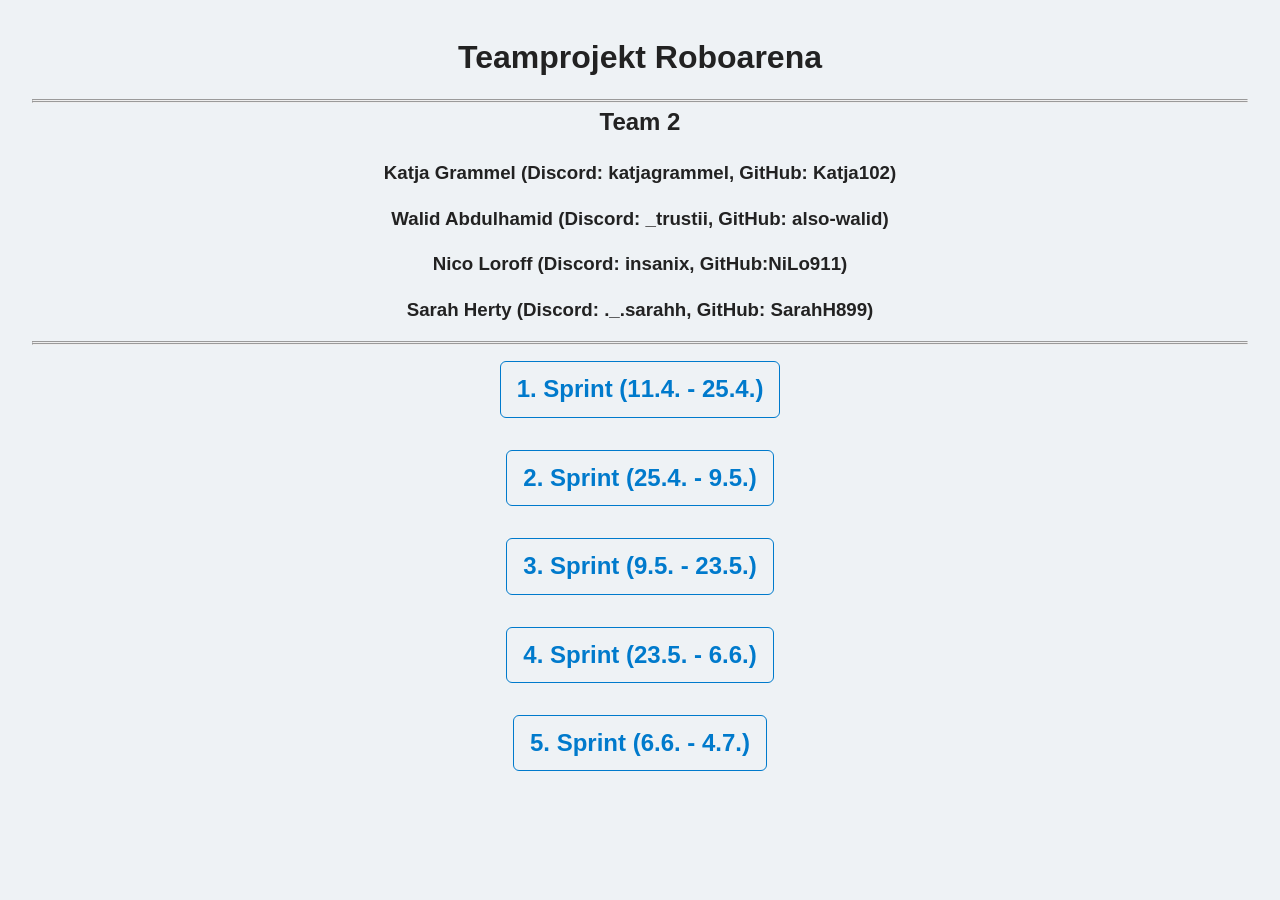
<file: docs/index.html>
<!DOCTYPE html>
<html>
    <head>
        <meta charset="UTF-8">
        <title>
            Sprint Blog
        </title>
        <link rel="stylesheet" href="index_style.css">
    </head>
    <body>
        <h1 class="heading">Teamprojekt Roboarena</h1>
        <hr><hr>
        <h2 class="heading">Team 2</h2>
        <h3 class="heading">Katja Grammel (Discord: katjagrammel, GitHub: Katja102)</h3>
        <h3 class="heading">Walid Abdulhamid (Discord: _trustii, GitHub: also-walid)</h3>
        <h3 class="heading">Nico Loroff (Discord: insanix, GitHub:NiLo911)</h3>
        <h3 class="heading">Sarah Herty (Discord: ._.sarahh, GitHub: SarahH899)</h3>
        <hr><hr>
        <h2><a href="Sprint_1/sprint1.html">1. Sprint (11.4. - 25.4.)</a></h2>
        <h2><a href="Sprint_2/sprint2.html">2. Sprint (25.4. - 9.5.)</a></h2>
        <h2><a href="Sprint_3/sprint3.html">3. Sprint (9.5. - 23.5.)</a></h2>
        <h2><a href="Sprint_4/sprint4.html">4. Sprint (23.5. - 6.6.)</a></h2>
        <h2><a href="Sprint_5/sprint5.html">5. Sprint (6.6. - 4.7.)</a></h2>
    </body>
</html>
</file>
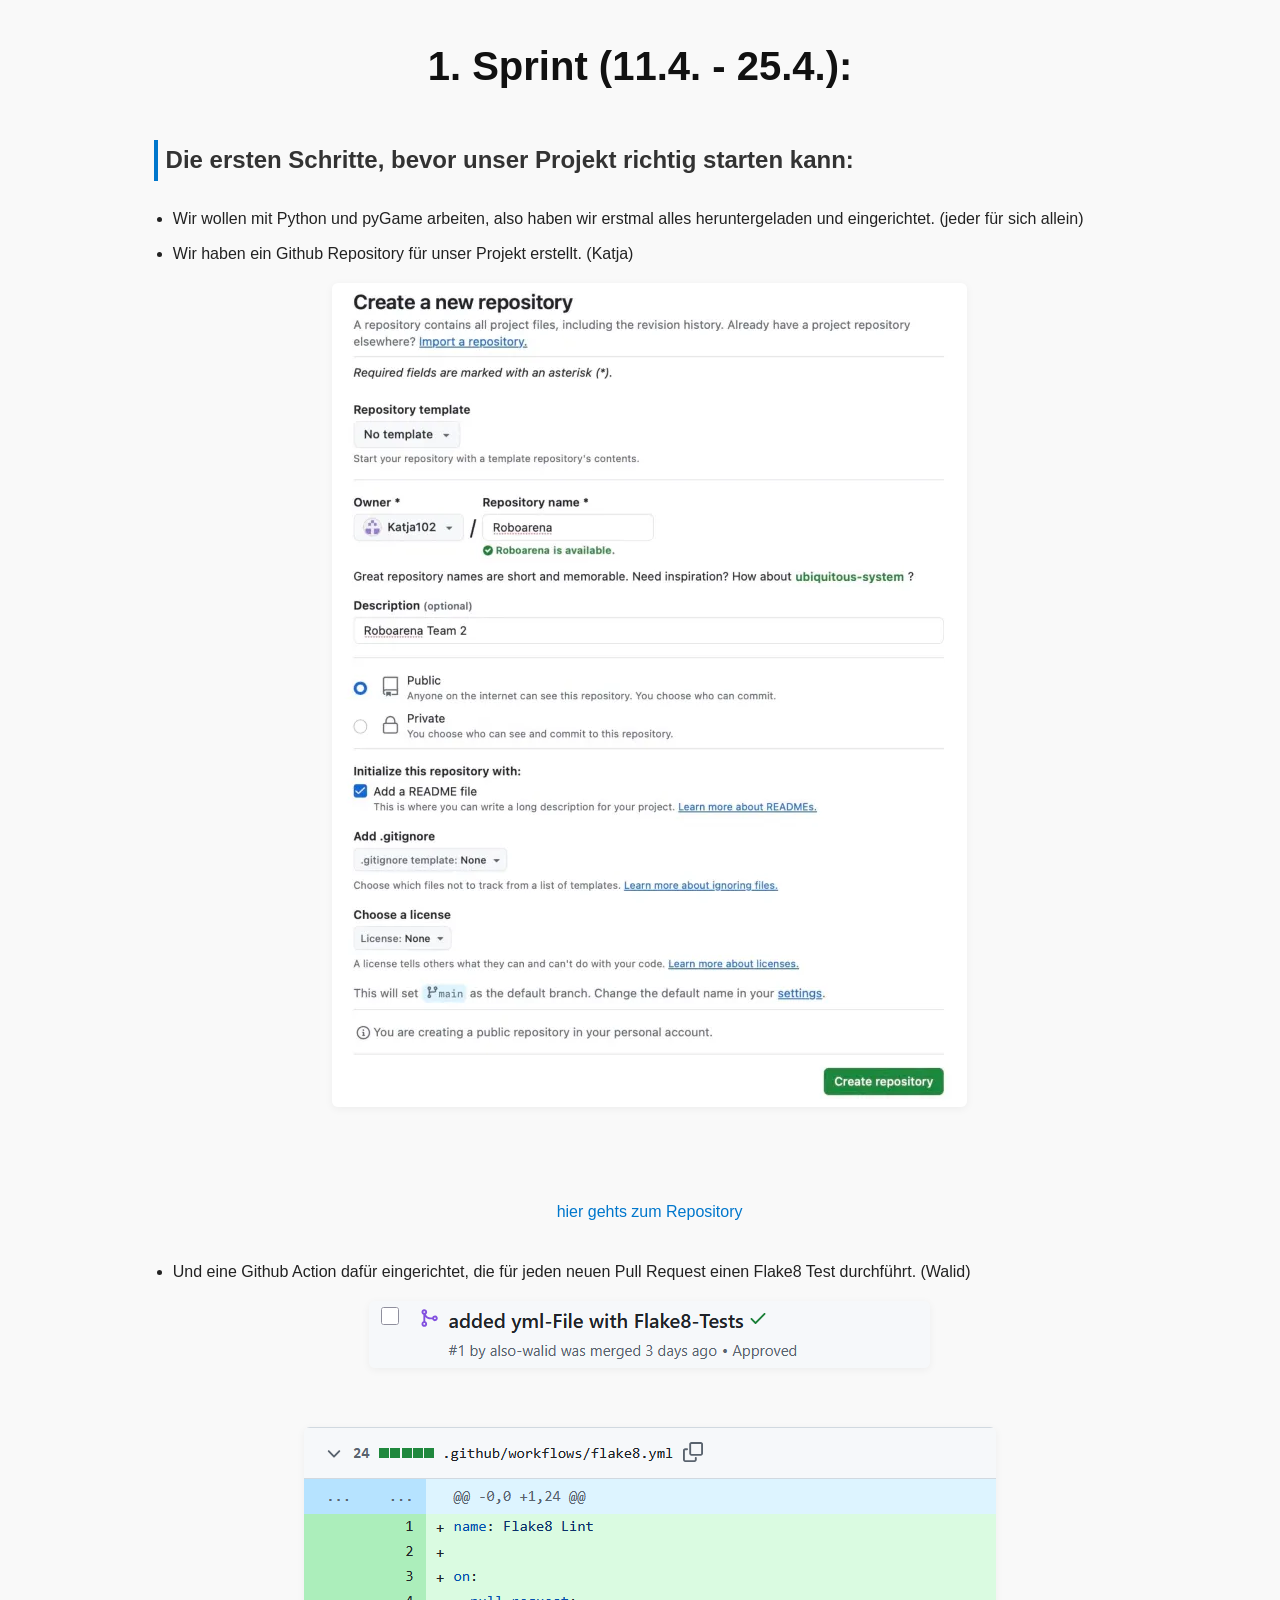
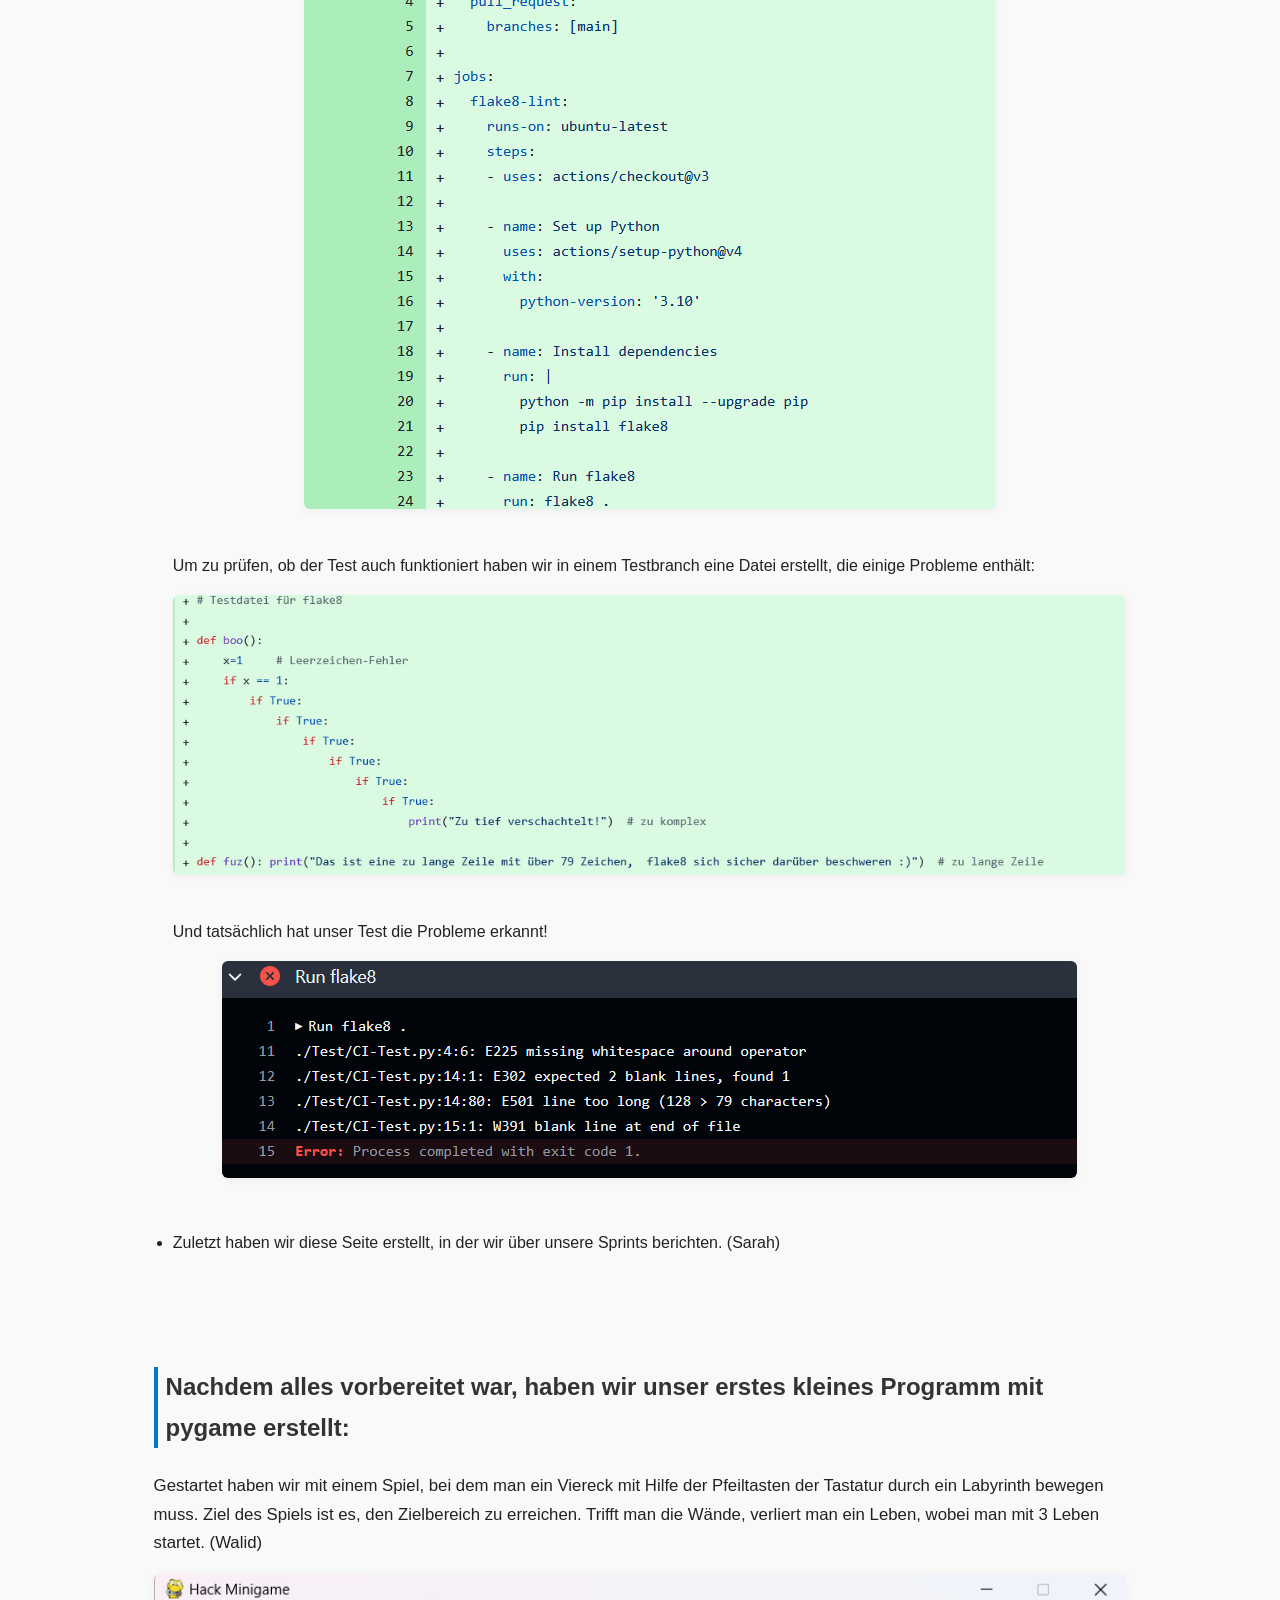
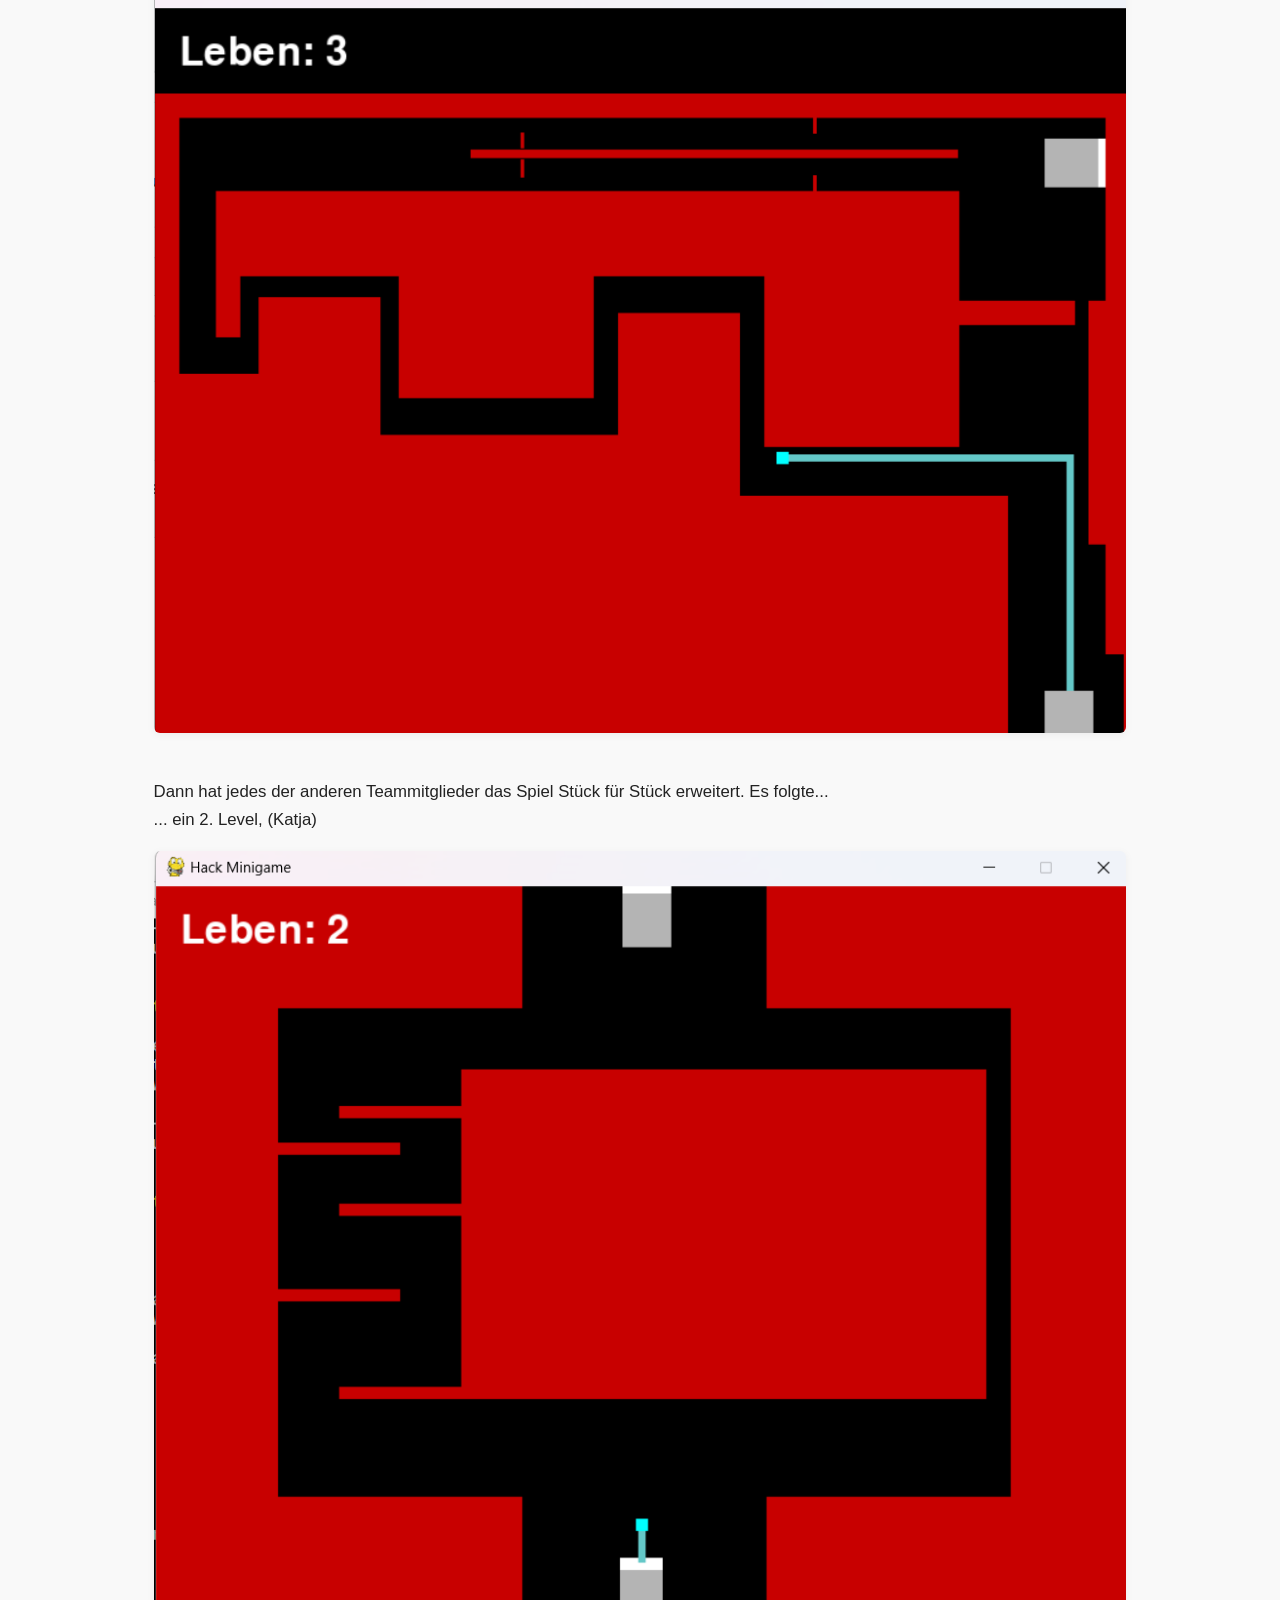
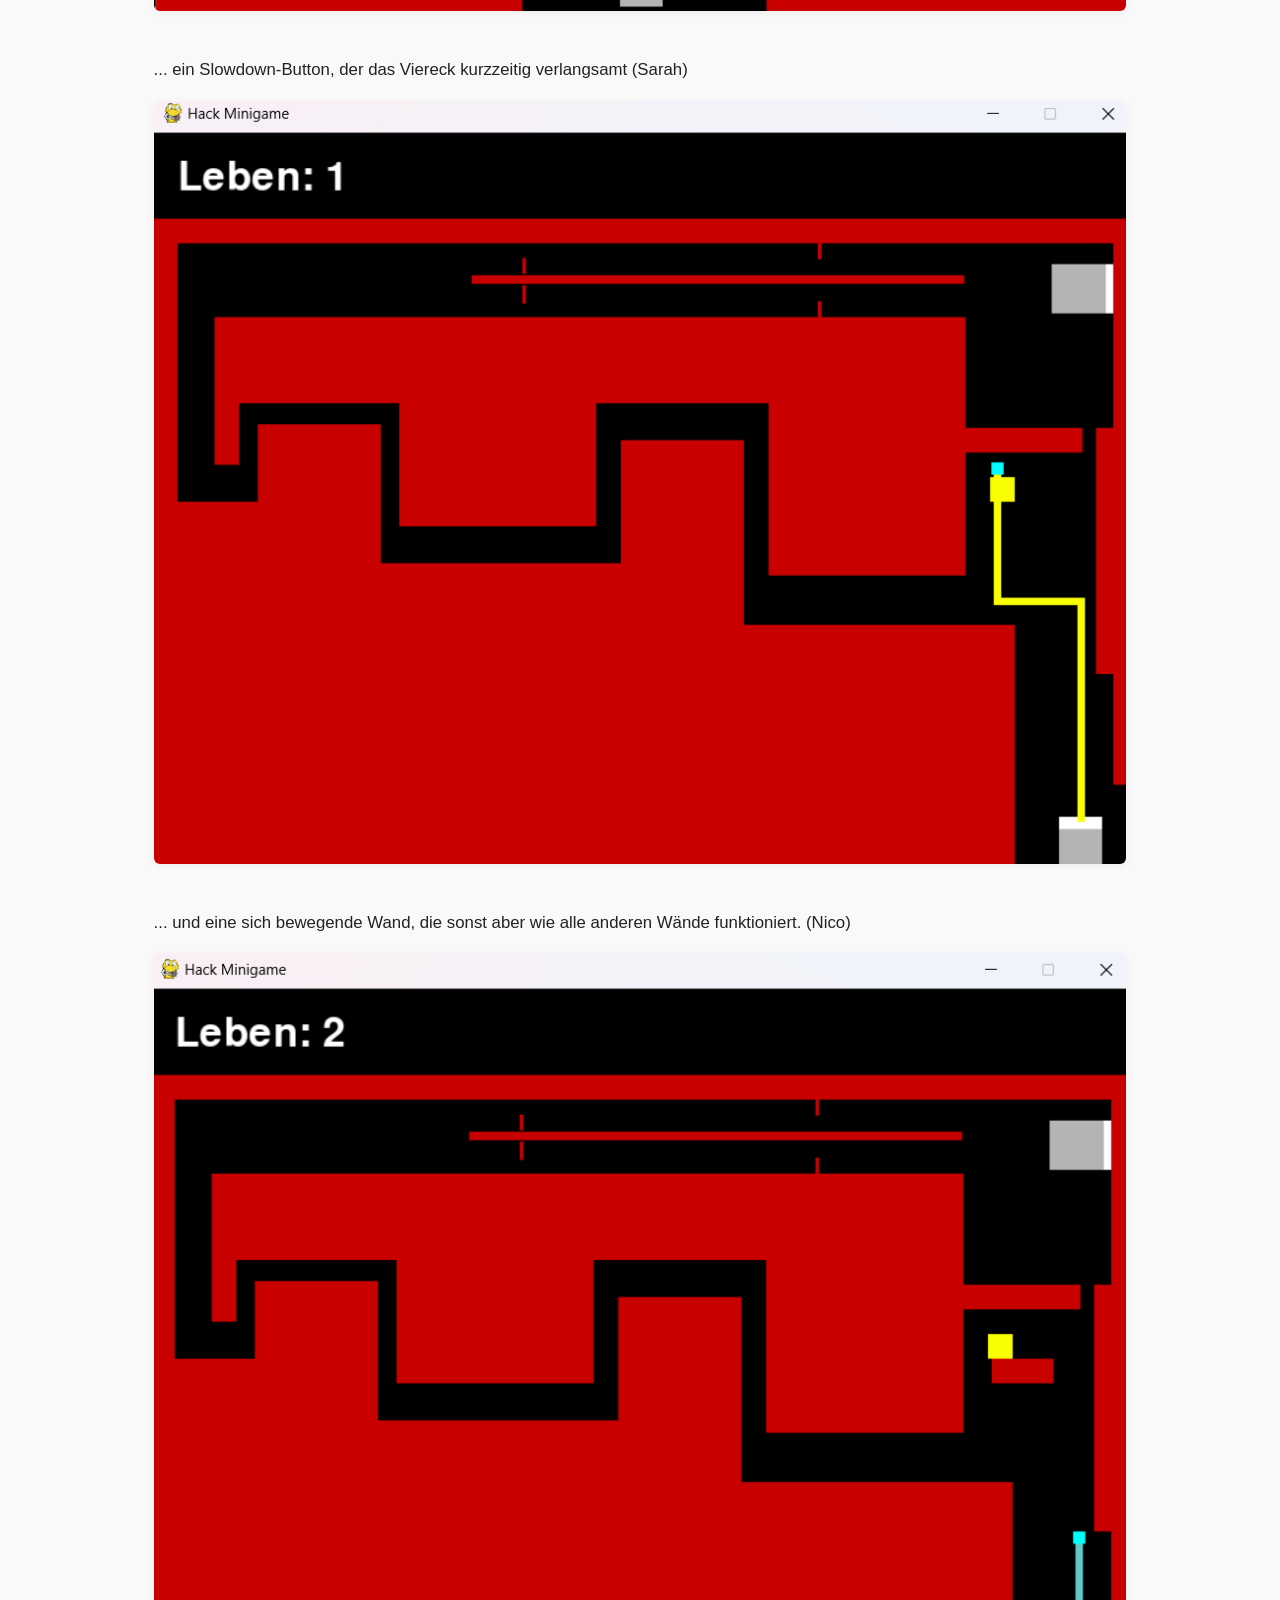
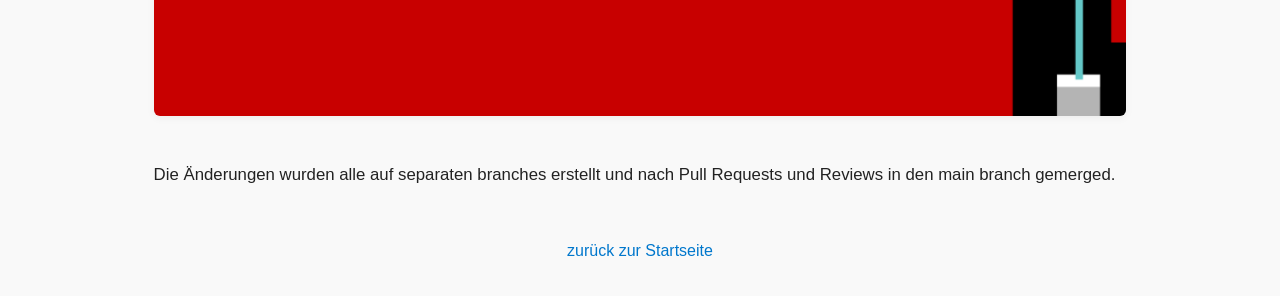
<file: docs/Sprint_1/sprint1.html>
<!DOCTYPE html>
<html>
    <head>
        <meta charset="UTF-8">
        <title>
            1. Sprint
        </title>
        <link rel="stylesheet" href="../style.css">
    </head>
    <body>
        <h1>1. Sprint (11.4. - 25.4.):</h1>
        <h3>Die ersten Schritte, bevor unser Projekt richtig starten kann:</h3>
        <ul>
            <li>Wir wollen mit Python und pyGame arbeiten, also haben wir erstmal alles heruntergeladen und eingerichtet.
                 (jeder für sich allein)</li>
            <li>Wir haben ein Github Repository für unser Projekt erstellt. (Katja)<br>
                <img src = "screenshots/Repo_erstellen.webp"><br>
                <a href="https://github.com/Katja102/Roboarena"> hier gehts zum Repository</a> </li>
            <li>Und eine Github Action dafür eingerichtet, die für jeden neuen Pull Request einen Flake8 Test durchführt. (Walid)<br>
                <img src = "screenshots/Screenshot_Flake8_PR.png"><br>
                <img src = "screenshots/Screenshot_Flake8.png"> <br>
                Um zu prüfen, ob der Test auch funktioniert haben wir in einem Testbranch eine Datei erstellt, die einige Probleme enthält:<br>
                <img src = "screenshots/Screenshot_falscher_testcode.png"><br>
                Und tatsächlich hat unser Test die Probleme erkannt!<br>
                <img src = "screenshots/Screenshot_test_error.png"><br>
            </li>
            <li>Zuletzt haben wir diese Seite erstellt, in der wir über unsere Sprints berichten. (Sarah)</li>
        </ul>
        <br><br>
        <h3>Nachdem alles vorbereitet war, haben wir unser erstes kleines Programm mit pygame erstellt:</h3>
        <p>
            Gestartet haben wir mit einem Spiel, bei dem man ein Viereck mit Hilfe der Pfeiltasten der Tastatur
            durch ein Labyrinth bewegen muss. Ziel des Spiels ist es, den Zielbereich zu erreichen.
            Trifft man die Wände, verliert man ein Leben, wobei man mit 3 Leben startet. (Walid)<br>
            <img src = "screenshots/Spiel_basic.png">
            <br>
            Dann hat jedes der anderen Teammitglieder das Spiel Stück für Stück erweitert.
            Es folgte...<br>
            ... ein 2. Level, (Katja)<br>
            <img src = "screenshots/Spiel_level2.png">
            <br>
            ... ein Slowdown-Button, der das Viereck kurzzeitig verlangsamt (Sarah)<br>
            <img src = "screenshots/Spiel_slow.png">
            <br>
            ... und eine sich bewegende Wand, die sonst aber wie alle anderen Wände funktioniert.
             (Nico)<br>
            <img src = "screenshots/Spiel_obstacle.png">
            <br>
            Die Änderungen wurden alle auf separaten branches erstellt und nach Pull Requests und Reviews in den main branch gemerged.

        </p>
        <a style="display: block; text-align: center;" href="../index.html">zurück zur Startseite</a>
    </body>
</html>
</file>
<file: docs/index_style.css>
* {
  box-sizing: border-box;
  margin: 0;
  padding: 0;
}

body {
  font-family: 'Inter', 'Segoe UI', Tahoma, sans-serif;
  background-color: #eef2f5;
  color: #222;
  line-height: 1.6;
  min-height: 100vh;
  padding: 2rem;
  text-align: center;  /* alles zentriert */
}

header {
  background-color: #ffffff;
  padding: 2rem;
  border-bottom: 1px solid #ddd;
}

main {
  padding: 2rem;
}

h1, h2, h3 {
  margin-bottom: 1rem;
}

p, ul {
  max-width: 700px;
  margin: 0 auto 1.5rem auto;
  text-align: center;  /* zentriert auch für Listen und Absätze */
  list-style-position: inside; /* falls Listenpunkte gewünscht */
}

ul {
  padding-left: 0; /* kein Einzug */
}

a {
  display: inline-block;
  margin-top: 1rem;
  text-decoration: none;
  color: #007acc;
  border: 1px solid #007acc;
  padding: 0.5rem 1rem;
  border-radius: 6px;
  transition: all 0.3s ease;
}

a:hover {
  background-color: #007acc;
  color: white;
}

footer {
  text-align: center;
  padding: 1rem;
  font-size: 0.9rem;
  color: #666;
  border-top: 1px solid #ddd;
  background-color: #fff;
}
</file>
<file: docs/style.css>
/* Grundlayout */
body {
    background-color: #f9f9f9;
    font-family: 'Inter', 'Segoe UI', Tahoma, sans-serif;
    color: #222;
    margin: 0;
    padding: 0 12%;
    line-height: 1.7;
}

/* Überschriften */
h1 {
    text-align: center;
    font-size: 2.5rem;
    color: #111;
    margin-top: 2rem;
}

h2, h3 {
    margin-top: 2.5rem;
    color: #333;
    font-size: 1.5rem;
    border-left: 4px solid #0077cc;
    padding-left: 0.5rem;
}

/* Listen */
ul {
    padding-left: 1.2rem;
    margin: 1rem 0;
}

ul li {
    margin-bottom: 0.5rem;
    font-size: 1rem;
}

/* Farbige Listenelemente */
li[style*="black"] { color: #444; }
li[style*="green"] { color: #317c2f; }
li[style*="red"] { color: #c0392b; }
li[style*="orange"] { color: #e67e22; }
li[style*="lightskyblue"] { color: #3498db; }

/* Text */
p {
    margin: 1rem 0;
    font-size: 1.05rem;
}

/* Code-Styling */
code {
    background-color: #f0f0f0;
    font-family: 'Courier New', monospace;
    padding: 0.2em 0.4em;
    border-radius: 4px;
    color: #555;
}

/* Bilder */
img {
    display: block;
    margin: 1rem auto;
    max-width: 100%;
    border-radius: 6px;
    box-shadow: 0 2px 8px rgba(0,0,0,0.05);
}

/* Videos */
video {
    display: block;
    margin: 1rem auto;
    max-width: 100%;
    border-radius: 6px;
    box-shadow: 0 2px 8px rgba(0,0,0,0.05);
}

/* Link unten */
a {
    display: block;
    text-align: center;
    margin: 3rem 0 2rem;
    font-size: 1rem;
    text-decoration: none;
    color: #0077cc;
    transition: color 0.3s ease;
}

a:hover {
    color: #005fa3;
}
</file>
